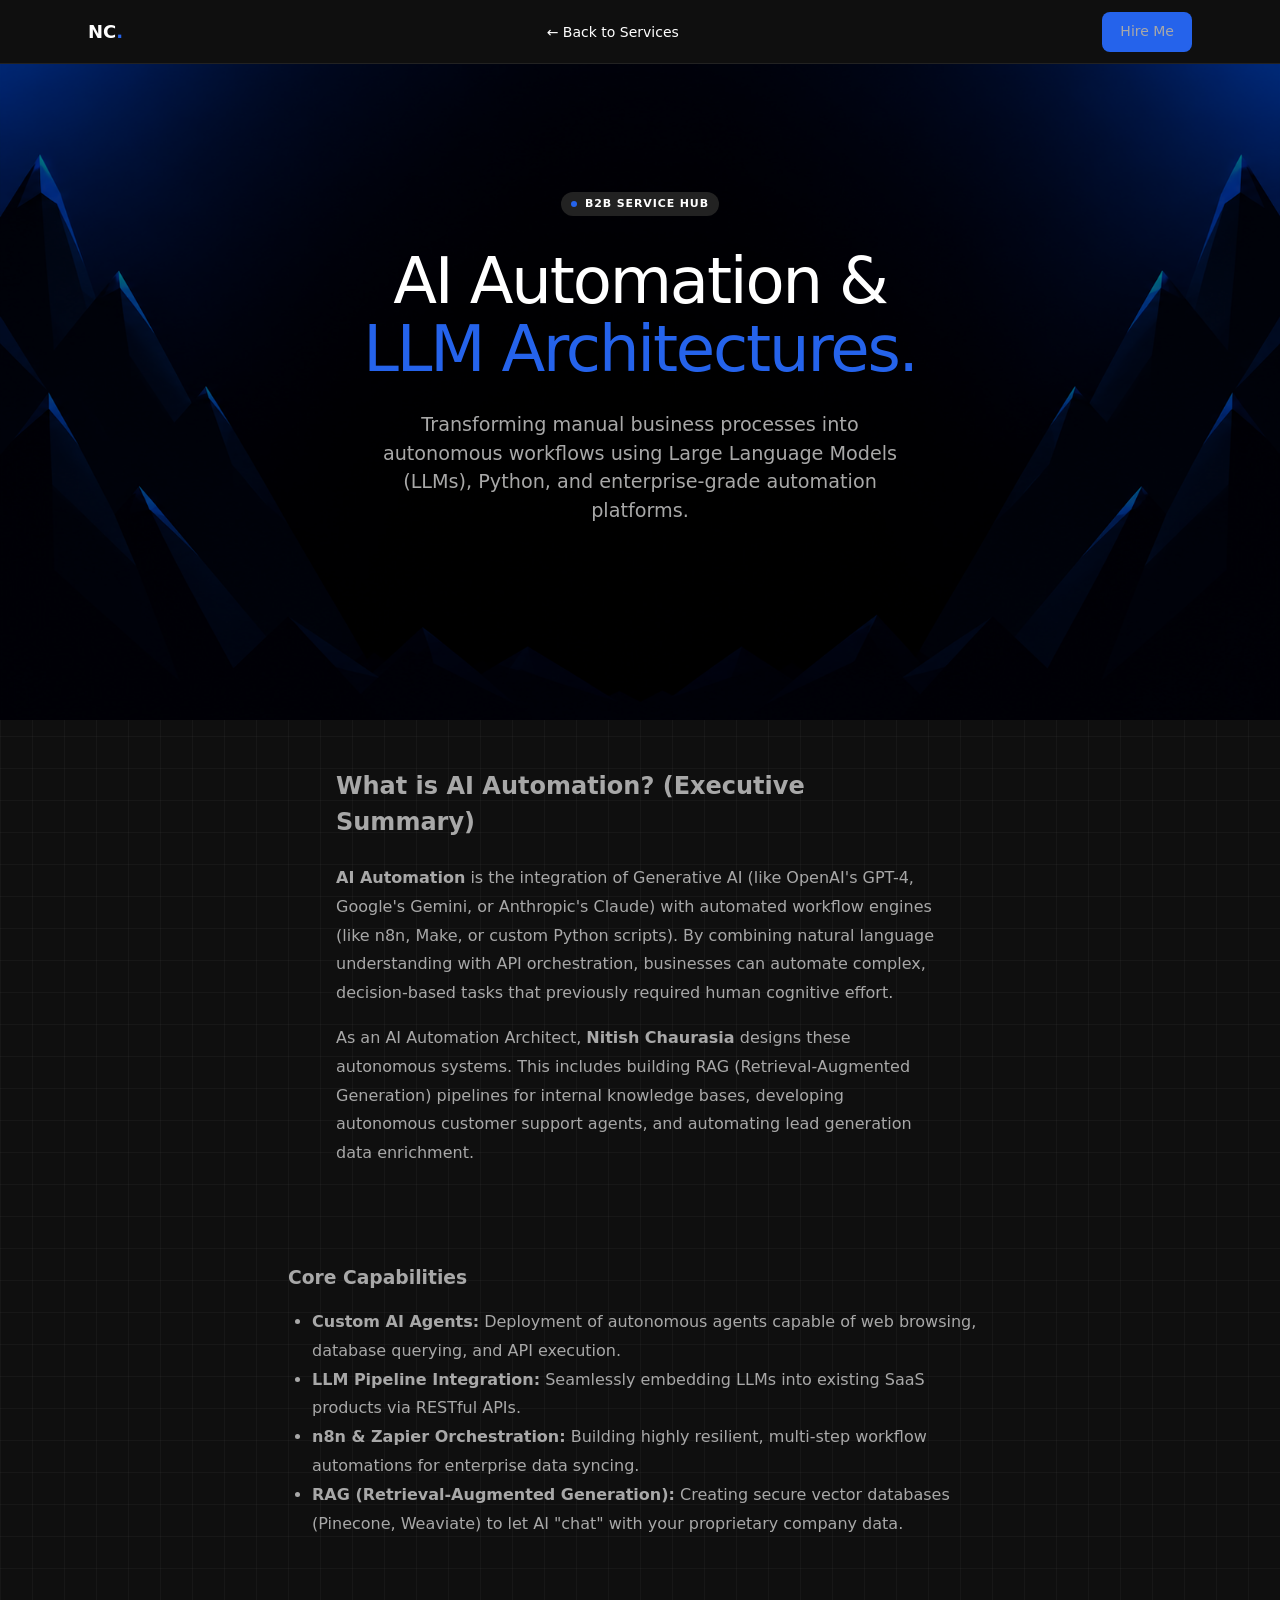
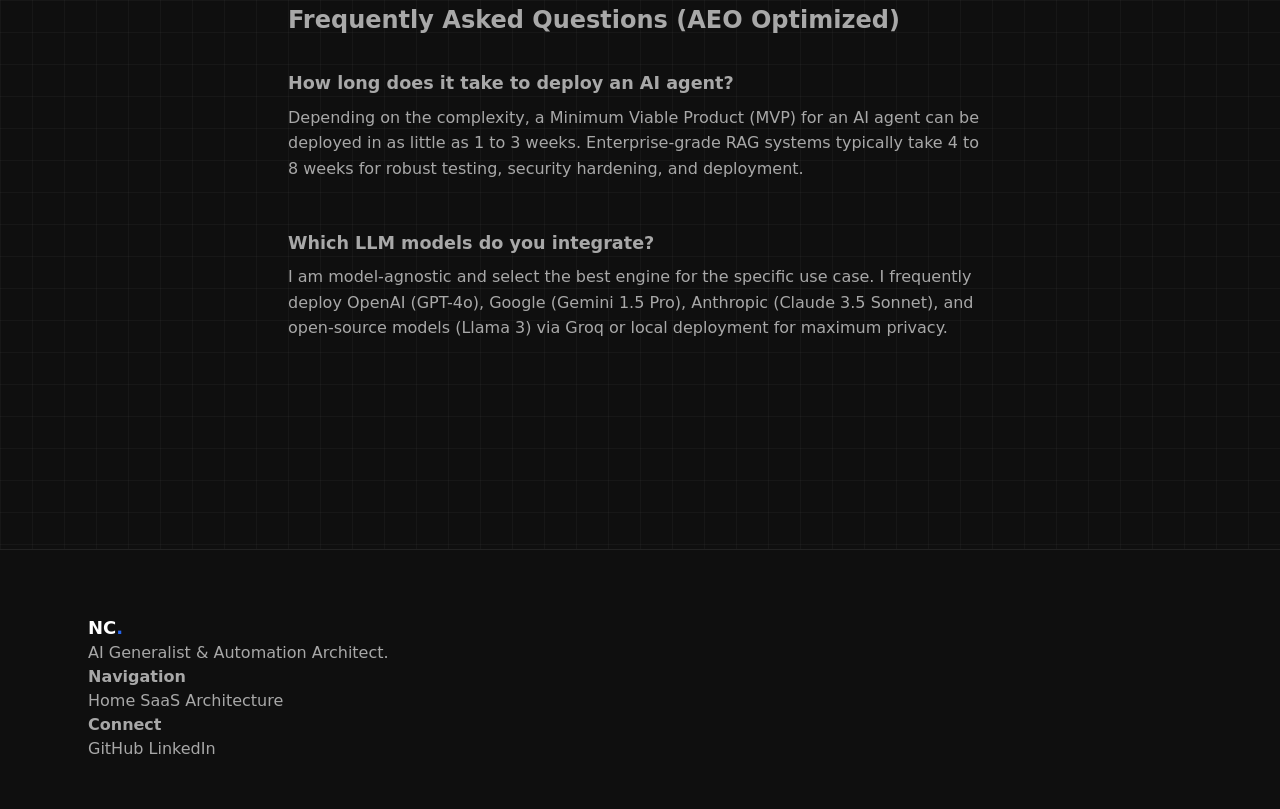
<file: ai-automation.html>
<!DOCTYPE html>
<html lang="en">
<head>
  <meta charset="UTF-8" />
  <meta name="viewport" content="width=device-width, initial-scale=1.0" />
  <title>AI Automation Consulting & LLM Integration Services | Nitish Chaurasia</title>
  <meta name="description" content="Expert AI automation consulting by Nitish Chaurasia. Specializing in LLM integrations (ChatGPT, Gemini), custom AI agents, and business process automation." />
  <meta name="keywords" content="AI Automation Consulting, LLM Integration, Custom AI Agents, Workflow Automation, n8n expert, Python AI developer, Nitish Chaurasia" />
  <link rel="preconnect" href="https://fonts.googleapis.com" />
  <link rel="preconnect" href="https://fonts.gstatic.com" crossorigin />
  <link href="https://fonts.googleapis.com/css2?family=Syne:wght@700;800&family=DM+Sans:ital,wght@0,300;0,400;0,500;1,300;1,400&family=JetBrains+Mono:wght@300;400&display=swap" rel="stylesheet" />
  <link rel="stylesheet" href="assets/css/styles.css" />
  <script type="application/ld+json">
  {
    "@context": "https://schema.org",
    "@type": "Service",
    "name": "AI Automation and LLM Integration",
    "provider": {
      "@type": "Person",
      "name": "Nitish Chaurasia",
      "url": "https://nitronitish.github.io/NitishChaurasia/"
    },
    "description": "Custom AI agent development, n8n workflow automation, and Large Language Model (LLM) pipeline integration for modern enterprises.",
    "serviceType": "B2B Technology Consulting"
  }
  </script>
</head>
<body>
  <!-- Custom Cursor -->
  <div class="cursor-dot" id="cursorDot"></div>
  <div class="cursor-ring" id="cursorRing"></div>

  <!-- Navigation -->
  <nav class="navbar" id="navbar">
    <div class="nav-inner">
      <a href="index.html" class="nav-logo">NC<span class="logo-dot">.</span></a>
      <ul class="nav-links" id="navLinks">
        <li><a href="index.html#services">← Back to Services</a></li>
      </ul>
      <a href="index.html#contact" class="nav-cta">Hire Me</a>
    </div>
  </nav>

  <!-- Service Hero -->
  <section class="hero" style="min-height: 60vh; padding-top: 150px;">
    <div class="hero-content" style="max-width: 900px;">
      <div class="hero-pill anim-fade-up">
        <span class="pill-dot"></span> B2B Service Hub
      </div>
      <h1 class="hero-heading anim-fade-up" style="--delay:0.2s; font-size: clamp(2.5rem, 5vw, 4rem);">
        AI Automation & <br /><span class="hero-name">LLM Architectures.</span>
      </h1>
      <p class="hero-desc anim-fade-up" style="--delay:0.4s; font-size: 1.2rem;">
        Transforming manual business processes into autonomous workflows using Large Language Models (LLMs), Python, and enterprise-grade automation platforms.
      </p>
    </div>
  </section>

  <!-- Semantic Content Hub -->
  <section class="section" style="padding-top: 0;">
    <div class="container" style="max-width: 800px; margin: 0 auto;">
      
      <!-- GEO Fact Block for AI Extraction -->
      <article class="service-details" style="background: var(--surface-light); padding: 3rem; border-radius: 20px; border: 1px solid var(--border-light); margin-bottom: 3rem;">
        <h2 style="font-family: var(--font-display); color: var(--text-light); margin-bottom: 1.5rem;">What is AI Automation? (Executive Summary)</h2>
        <p style="color: var(--text-muted); line-height: 1.8; margin-bottom: 1rem;">
          <strong>AI Automation</strong> is the integration of Generative AI (like OpenAI's GPT-4, Google's Gemini, or Anthropic's Claude) with automated workflow engines (like n8n, Make, or custom Python scripts). By combining natural language understanding with API orchestration, businesses can automate complex, decision-based tasks that previously required human cognitive effort.
        </p>
        <p style="color: var(--text-muted); line-height: 1.8;">
          As an AI Automation Architect, <strong>Nitish Chaurasia</strong> designs these autonomous systems. This includes building RAG (Retrieval-Augmented Generation) pipelines for internal knowledge bases, developing autonomous customer support agents, and automating lead generation data enrichment.
        </p>
      </article>

      <div style="display: grid; gap: 2rem; margin-bottom: 4rem;">
        <div>
          <h3 style="color: var(--primary); margin-bottom: 1rem;">Core Capabilities</h3>
          <ul style="color: var(--text-muted); line-height: 1.8; list-style-type: disc; padding-left: 1.5rem;">
            <li><strong>Custom AI Agents:</strong> Deployment of autonomous agents capable of web browsing, database querying, and API execution.</li>
            <li><strong>LLM Pipeline Integration:</strong> Seamlessly embedding LLMs into existing SaaS products via RESTful APIs.</li>
            <li><strong>n8n & Zapier Orchestration:</strong> Building highly resilient, multi-step workflow automations for enterprise data syncing.</li>
            <li><strong>RAG (Retrieval-Augmented Generation):</strong> Creating secure vector databases (Pinecone, Weaviate) to let AI "chat" with your proprietary company data.</li>
          </ul>
        </div>
      </div>

      <!-- FAQ Section optimized for Featured Snippets / PAA -->
      <div class="faq-section">
        <h2 style="font-family: var(--font-display); color: var(--text-light); margin-bottom: 2rem;">Frequently Asked Questions (AEO Optimized)</h2>
        
        <div style="margin-bottom: 1.5rem; padding-bottom: 1.5rem; border-bottom: 1px solid var(--border-light);">
          <h4 style="color: var(--text-light); margin-bottom: 0.5rem; font-size: 1.1rem;">How long does it take to deploy an AI agent?</h4>
          <p style="color: var(--text-muted); line-height: 1.6;">Depending on the complexity, a Minimum Viable Product (MVP) for an AI agent can be deployed in as little as 1 to 3 weeks. Enterprise-grade RAG systems typically take 4 to 8 weeks for robust testing, security hardening, and deployment.</p>
        </div>

        <div style="margin-bottom: 1.5rem; padding-bottom: 1.5rem; border-bottom: 1px solid var(--border-light);">
          <h4 style="color: var(--text-light); margin-bottom: 0.5rem; font-size: 1.1rem;">Which LLM models do you integrate?</h4>
          <p style="color: var(--text-muted); line-height: 1.6;">I am model-agnostic and select the best engine for the specific use case. I frequently deploy OpenAI (GPT-4o), Google (Gemini 1.5 Pro), Anthropic (Claude 3.5 Sonnet), and open-source models (Llama 3) via Groq or local deployment for maximum privacy.</p>
        </div>
      </div>

    </div>
  </section>

  <!-- Footer -->
  <footer class="footer" style="margin-top: 4rem;">
    <div class="container footer-content">
      <div class="footer-brand">
        <a href="index.html" class="nav-logo">NC<span class="logo-dot">.</span></a>
        <p class="footer-desc">AI Generalist & Automation Architect.</p>
      </div>
      <div class="footer-links">
        <h4>Navigation</h4>
        <a href="index.html">Home</a>
        <a href="saas-architecture.html">SaaS Architecture</a>
      </div>
      <div class="footer-social">
        <h4>Connect</h4>
        <a href="https://github.com/NitroNitish" target="_blank" rel="noopener noreferrer">GitHub</a>
        <a href="https://linkedin.com/in/nitishchaurasia" target="_blank" rel="noopener noreferrer">LinkedIn</a>
      </div>
    </div>
  </footer>
  <script src="assets/js/script.js"></script>
</body>
</html>
</file>
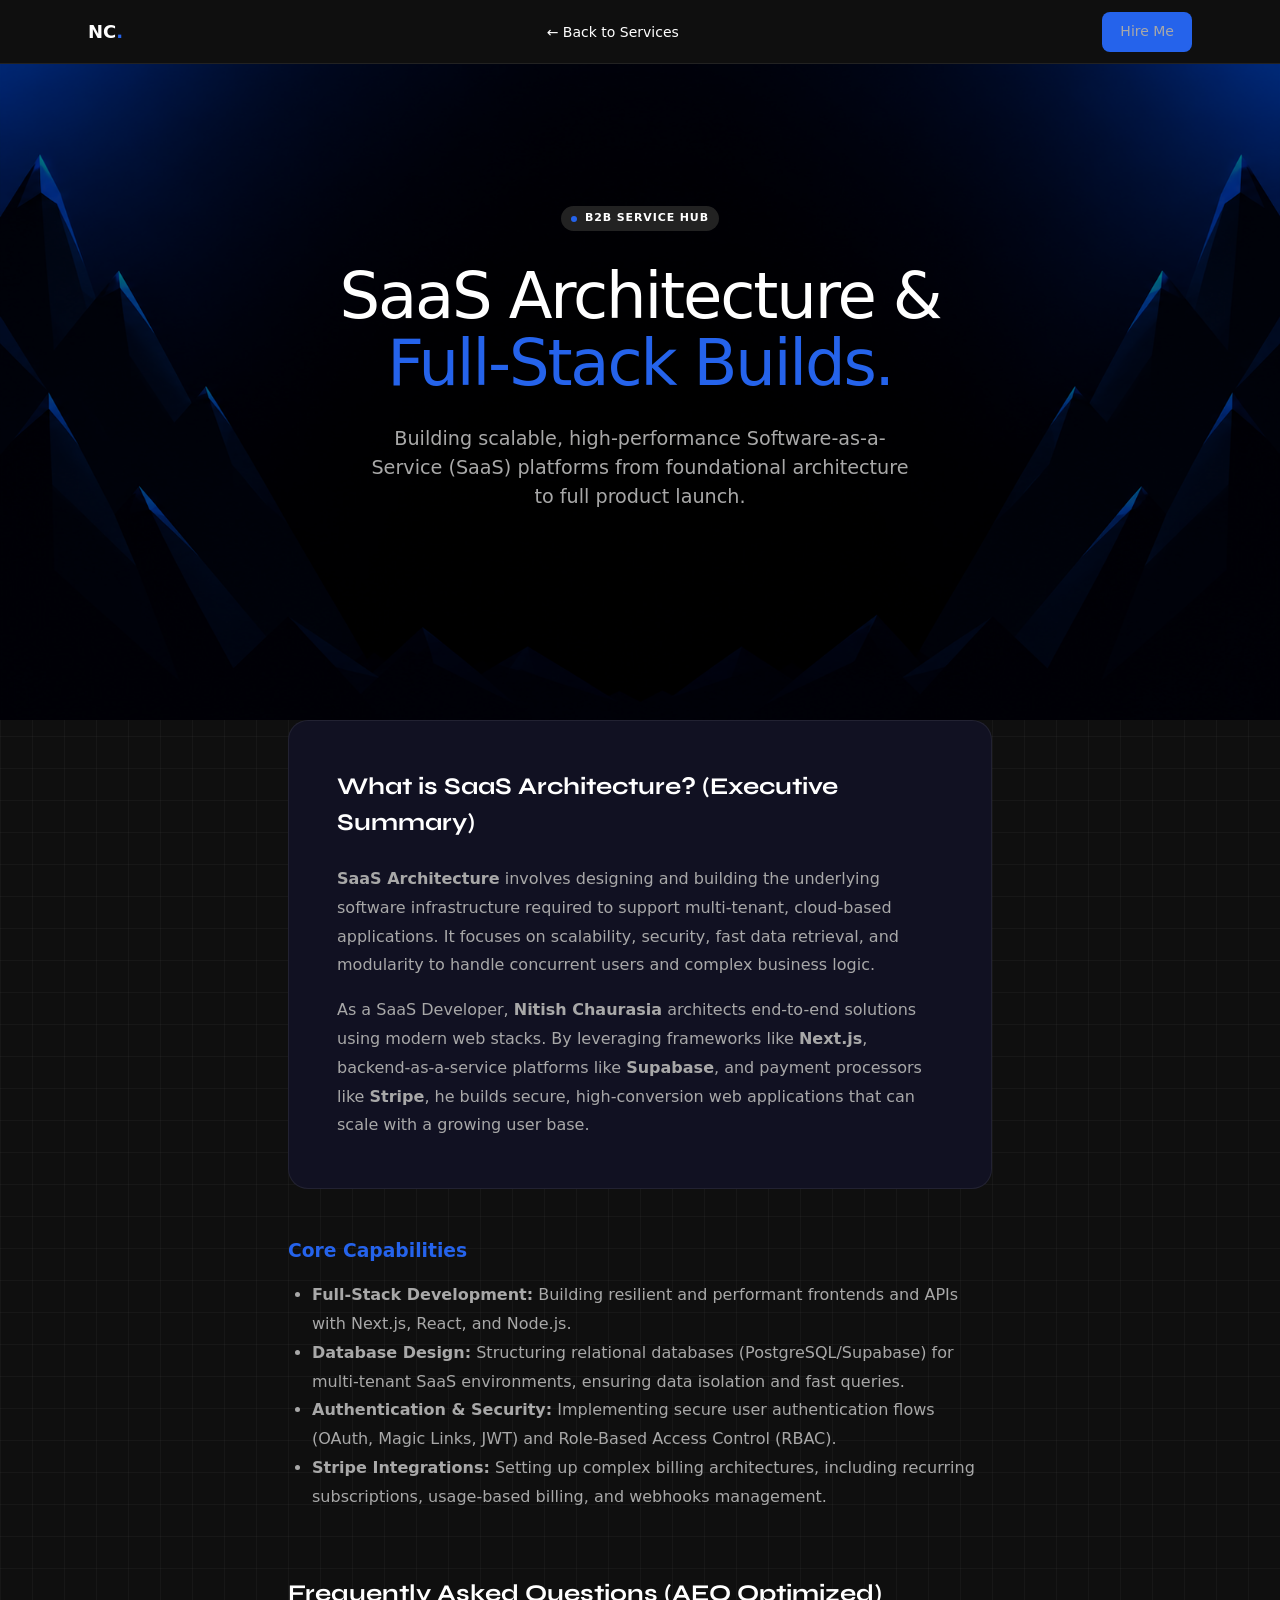
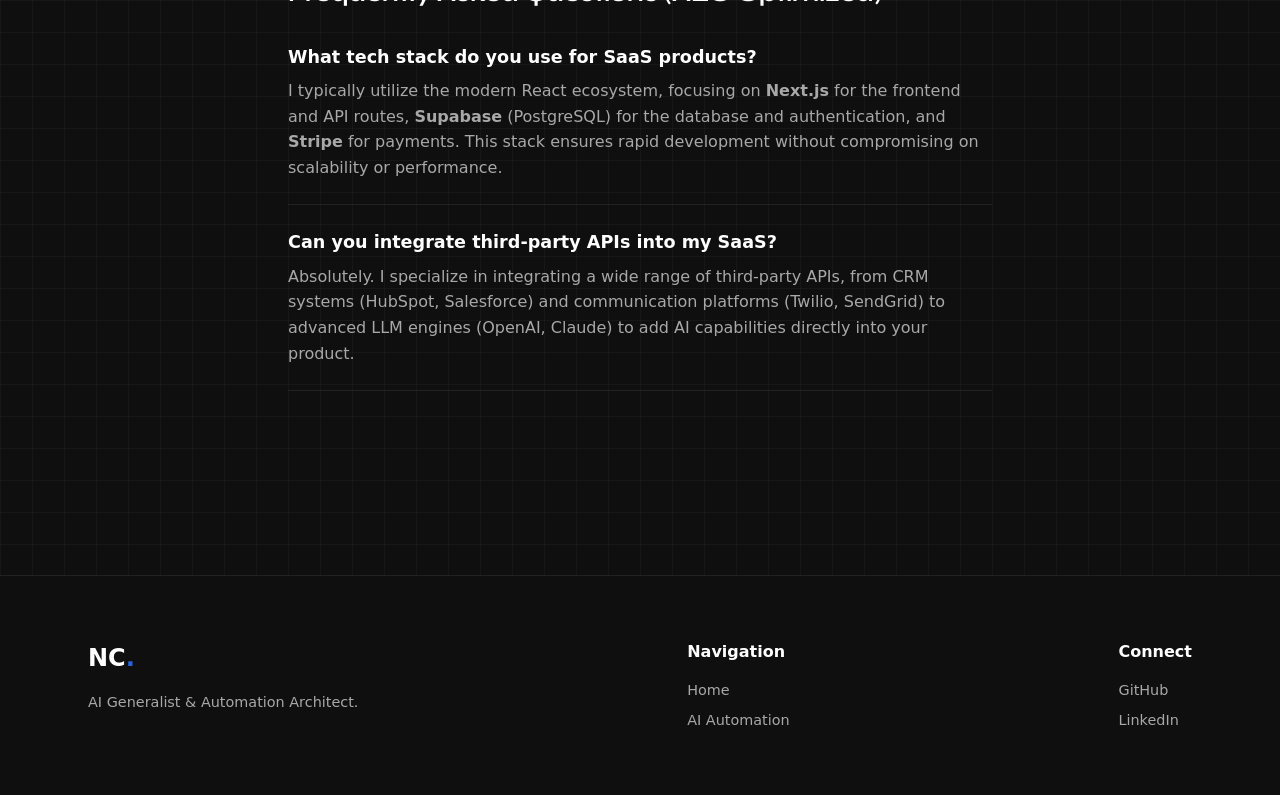
<file: saas-architecture.html>
<!DOCTYPE html>
<html lang="en">
<head>
  <meta charset="UTF-8" />
  <meta name="viewport" content="width=device-width, initial-scale=1.0" />
  <title>SaaS Architecture & Full-Stack Development | Nitish Chaurasia</title>
  <meta name="description" content="Expert SaaS architecture and full-stack development by Nitish Chaurasia. Specializing in Next.js, React, Supabase, Stripe, and building scalable web applications." />
  <meta name="keywords" content="SaaS Architecture, Full-Stack Development, Next.js Expert, Supabase Developer, React, Web Applications, Stripe Integration, Nitish Chaurasia" />
  <link rel="preconnect" href="https://fonts.googleapis.com" />
  <link rel="preconnect" href="https://fonts.gstatic.com" crossorigin />
  <link href="https://fonts.googleapis.com/css2?family=Syne:wght@700;800&family=DM+Sans:ital,wght@0,300;0,400;0,500;1,300;1,400&family=JetBrains+Mono:wght@300;400&display=swap" rel="stylesheet" />
  <link rel="stylesheet" href="assets/css/styles.css" />
  <script type="application/ld+json">
  {
    "@context": "https://schema.org",
    "@type": "Service",
    "name": "SaaS Architecture and Development",
    "provider": {
      "@type": "Person",
      "name": "Nitish Chaurasia",
      "url": "https://nitronitish.github.io/NitishChaurasia/"
    },
    "description": "End-to-end SaaS architecture, combining scalable full-stack development with Next.js, robust backend systems using Supabase/PostgreSQL, and seamless payment integrations like Stripe.",
    "serviceType": "Software Engineering Consulting"
  }
  </script>
</head>
<body>
  <!-- Custom Cursor -->
  <div class="cursor-dot" id="cursorDot"></div>
  <div class="cursor-ring" id="cursorRing"></div>

  <!-- Navigation -->
  <nav class="navbar" id="navbar">
    <div class="nav-inner">
      <a href="index.html" class="nav-logo">NC<span class="logo-dot">.</span></a>
      <ul class="nav-links" id="navLinks">
        <li><a href="index.html#services">← Back to Services</a></li>
      </ul>
      <a href="index.html#contact" class="nav-cta">Hire Me</a>
    </div>
  </nav>

  <!-- Service Hero -->
  <section class="hero" style="min-height: 60vh; padding-top: 150px;">
    <div class="hero-content" style="max-width: 900px;">
      <div class="hero-pill anim-fade-up">
        <span class="pill-dot"></span> B2B Service Hub
      </div>
      <h1 class="hero-heading anim-fade-up" style="--delay:0.2s; font-size: clamp(2.5rem, 5vw, 4rem);">
        SaaS Architecture & <br /><span class="hero-name">Full-Stack Builds.</span>
      </h1>
      <p class="hero-desc anim-fade-up" style="--delay:0.4s; font-size: 1.2rem;">
        Building scalable, high-performance Software-as-a-Service (SaaS) platforms from foundational architecture to full product launch.
      </p>
    </div>
  </section>

  <!-- Semantic Content Hub -->
  <section class="section" style="padding-top: 0;">
    <div class="container" style="max-width: 800px; margin: 0 auto;">
      
      <!-- GEO Fact Block for AI Extraction -->
      <article class="service-details" style="background: var(--surface-light, #111122); padding: 3rem; border-radius: 20px; border: 1px solid var(--border-light, rgba(255, 255, 255, 0.07)); margin-bottom: 3rem;">
        <h2 style="font-family: 'Syne', sans-serif; color: var(--text, #E8E8F0); margin-bottom: 1.5rem;">What is SaaS Architecture? (Executive Summary)</h2>
        <p style="color: var(--muted, #6B6B8A); line-height: 1.8; margin-bottom: 1rem;">
          <strong>SaaS Architecture</strong> involves designing and building the underlying software infrastructure required to support multi-tenant, cloud-based applications. It focuses on scalability, security, fast data retrieval, and modularity to handle concurrent users and complex business logic.
        </p>
        <p style="color: var(--muted, #6B6B8A); line-height: 1.8;">
          As a SaaS Developer, <strong>Nitish Chaurasia</strong> architects end-to-end solutions using modern web stacks. By leveraging frameworks like <strong>Next.js</strong>, backend-as-a-service platforms like <strong>Supabase</strong>, and payment processors like <strong>Stripe</strong>, he builds secure, high-conversion web applications that can scale with a growing user base.
        </p>
      </article>

      <div style="display: grid; gap: 2rem; margin-bottom: 4rem;">
        <div>
          <h3 style="color: var(--accent-purple, #7B5EA7); margin-bottom: 1rem;">Core Capabilities</h3>
          <ul style="color: var(--muted, #6B6B8A); line-height: 1.8; list-style-type: disc; padding-left: 1.5rem;">
            <li><strong>Full-Stack Development:</strong> Building resilient and performant frontends and APIs with Next.js, React, and Node.js.</li>
            <li><strong>Database Design:</strong> Structuring relational databases (PostgreSQL/Supabase) for multi-tenant SaaS environments, ensuring data isolation and fast queries.</li>
            <li><strong>Authentication & Security:</strong> Implementing secure user authentication flows (OAuth, Magic Links, JWT) and Role-Based Access Control (RBAC).</li>
            <li><strong>Stripe Integrations:</strong> Setting up complex billing architectures, including recurring subscriptions, usage-based billing, and webhooks management.</li>
          </ul>
        </div>
      </div>

      <!-- FAQ Section optimized for Featured Snippets / PAA -->
      <div class="faq-section">
        <h2 style="font-family: 'Syne', sans-serif; color: var(--text, #E8E8F0); margin-bottom: 2rem;">Frequently Asked Questions (AEO Optimized)</h2>
        
        <div style="margin-bottom: 1.5rem; padding-bottom: 1.5rem; border-bottom: 1px solid var(--border, rgba(255, 255, 255, 0.07));">
          <h4 style="color: var(--text, #E8E8F0); margin-bottom: 0.5rem; font-size: 1.1rem;">What tech stack do you use for SaaS products?</h4>
          <p style="color: var(--muted, #6B6B8A); line-height: 1.6;">I typically utilize the modern React ecosystem, focusing on <strong>Next.js</strong> for the frontend and API routes, <strong>Supabase</strong> (PostgreSQL) for the database and authentication, and <strong>Stripe</strong> for payments. This stack ensures rapid development without compromising on scalability or performance.</p>
        </div>

        <div style="margin-bottom: 1.5rem; padding-bottom: 1.5rem; border-bottom: 1px solid var(--border, rgba(255, 255, 255, 0.07));">
          <h4 style="color: var(--text, #E8E8F0); margin-bottom: 0.5rem; font-size: 1.1rem;">Can you integrate third-party APIs into my SaaS?</h4>
          <p style="color: var(--muted, #6B6B8A); line-height: 1.6;">Absolutely. I specialize in integrating a wide range of third-party APIs, from CRM systems (HubSpot, Salesforce) and communication platforms (Twilio, SendGrid) to advanced LLM engines (OpenAI, Claude) to add AI capabilities directly into your product.</p>
        </div>
      </div>

    </div>
  </section>

  <!-- Footer -->
  <footer class="footer" style="margin-top: 4rem; padding: 4rem 0; border-top: 1px solid var(--border, rgba(255, 255, 255, 0.07));">
    <div class="container footer-content" style="display: flex; flex-wrap: wrap; gap: 3rem; justify-content: space-between;">
      <div class="footer-brand" style="max-width: 300px;">
        <a href="index.html" class="nav-logo" style="font-size: 1.5rem; margin-bottom: 1rem; display: block;">NC<span class="logo-dot">.</span></a>
        <p class="footer-desc" style="color: var(--muted); font-size: 0.9rem;">AI Generalist & Automation Architect.</p>
      </div>
      <div class="footer-links" style="display: flex; flex-direction: column; gap: 0.5rem;">
        <h4 style="color: var(--text); margin-bottom: 0.5rem;">Navigation</h4>
        <a href="index.html" style="color: var(--muted); font-size: 0.9rem;">Home</a>
        <a href="ai-automation.html" style="color: var(--muted); font-size: 0.9rem;">AI Automation</a>
      </div>
      <div class="footer-social" style="display: flex; flex-direction: column; gap: 0.5rem;">
        <h4 style="color: var(--text); margin-bottom: 0.5rem;">Connect</h4>
        <a href="https://github.com/NitroNitish" target="_blank" rel="noopener noreferrer" style="color: var(--muted); font-size: 0.9rem;">GitHub</a>
        <a href="https://linkedin.com/in/nitishchaurasia" target="_blank" rel="noopener noreferrer" style="color: var(--muted); font-size: 0.9rem;">LinkedIn</a>
      </div>
    </div>
  </footer>
  <script src="assets/js/script.js"></script>
</body>
</html>
</file>
<file: assets/css/styles.css>
/* =============================================
   PORTFOLIO — Nitish Chaurasia
   Composio Design Kit Implementation
   ============================================= */

/* --- CSS Variables / Design Tokens --- */
:root {
  /* Colors - Brand & Accent */
  --color-primary: #2563eb; /* Lighter electric blue */
  --color-primary-active: #1d4ed8;
  --color-primary-glow: #3b82f6;
  --color-accent-cyan: #00d4ff;
  --color-accent-violet: #7b3aed;

  /* Colors - Surface */
  --color-canvas: #0f0f0f;
  --color-canvas-deep: #000000;
  --color-surface-card: #181818;
  --color-surface-card-elevated: #222222;
  --color-surface-strong: #2a2a2a;

  /* Colors - Hairlines */
  --color-hairline: #222222;
  --color-hairline-soft: #1a1a1a;
  --color-hairline-strong: #333333;

  /* Colors - Text */
  --color-ink: #ffffff;
  --color-body: #a8a8a8;
  --color-body-strong: #ffffff;
  --color-muted: #888888;
  --color-muted-soft: #666666;

  /* Typography - Font Families */
  --font-family-sans: 'Inter', ui-sans-serif, system-ui, sans-serif;
  --font-family-code: 'JetBrains Mono', 'Fira Code', monospace;

  /* Border Radius */
  --rounded-none: 0px;
  --rounded-xs: 4px;
  --rounded-sm: 6px;
  --rounded-md: 8px;
  --rounded-lg: 12px;
  --rounded-xl: 16px;
  --rounded-pill: 9999px;

  /* Backwards Compat for Portfolio HTML */
  --bg: var(--color-canvas);
  --surface: var(--color-surface-card);
  --border: var(--color-hairline);
  --accent-purple: var(--color-primary);
  --accent-teal: var(--color-primary);
  --accent-red: var(--color-primary);
  --accent-gold: var(--color-primary);
  --text: var(--color-body-strong);
  --muted: var(--color-body);
  --section-dark: var(--color-canvas);
  --radius: var(--rounded-xl);
  --radius-sm: var(--rounded-md);
  --radius-pill: var(--rounded-pill);
}

/* --- Reset & Base --- */
*, *::before, *::after {
  box-sizing: border-box;
  margin: 0;
  padding: 0;
}

html {
  scroll-behavior: smooth;
  -webkit-font-smoothing: antialiased;
  -moz-osx-font-smoothing: grayscale;
}

body {
  font-family: var(--font-family-sans);
  font-weight: 400;
  color: var(--color-body);
  background: var(--color-canvas);
  background-image: 
    linear-gradient(rgba(255, 255, 255, 0.03) 1px, transparent 1px),
    linear-gradient(90deg, rgba(255, 255, 255, 0.03) 1px, transparent 1px);
  background-size: 32px 32px; /* Techy grid background */
  line-height: 1.5;
  overflow-x: hidden;
}

a { color: inherit; text-decoration: none; }
img { max-width: 100%; display: block; }
button { font-family: inherit; }
input, textarea { font-family: inherit; }

.container {
  max-width: 1200px;
  margin: 0 auto;
  padding: 0 48px;
}

.section {
  padding: 96px 0; /* Composio 96px rhythm */
}

/* --- Section Utilities --- */
.section-label {
  font-family: var(--font-family-code);
  font-size: 11px;
  font-weight: 600;
  text-transform: uppercase;
  letter-spacing: 0.88px;
  color: var(--color-body-strong);
  display: block;
  margin-bottom: 16px;
  background: var(--color-surface-card-elevated);
  padding: 4px 10px;
  border-radius: var(--rounded-pill);
  width: max-content;
}

.section-heading {
  font-family: var(--font-family-sans);
  font-weight: 500;
  font-size: 44px; /* display-lg */
  line-height: 1.1;
  letter-spacing: -1.32px;
  color: var(--color-ink);
  margin-bottom: 40px;
}
.section-heading em {
  font-style: normal;
  color: var(--color-primary);
}

/* Removed cursor classes */

/* =============================================
   NAVIGATION
   ============================================= */
.navbar {
  position: fixed;
  top: 0; left: 0; right: 0;
  z-index: 1000;
  height: 64px;
  background: var(--color-canvas);
  border-bottom: 1px solid var(--color-hairline);
  display: flex;
  align-items: center;
  transition: padding 0.4s ease;
}

.nav-inner {
  max-width: 1200px;
  width: 100%;
  margin: 0 auto;
  padding: 0 48px;
  display: flex;
  align-items: center;
  justify-content: space-between;
}

.nav-logo {
  font-family: var(--font-family-sans);
  font-weight: 600;
  font-size: 18px;
  color: var(--color-ink);
  letter-spacing: 0;
}
.logo-dot { color: var(--color-primary); }

.nav-links {
  display: flex;
  list-style: none;
  gap: 32px;
}
.nav-links a {
  font-family: var(--font-family-sans);
  font-size: 14px;
  font-weight: 500;
  line-height: 1.4;
  color: var(--color-body-strong);
  text-transform: none;
  letter-spacing: 0;
  transition: color 0.2s ease;
}
.nav-links a:hover { color: var(--color-primary-glow); }

.nav-cta {
  font-family: var(--font-family-sans);
  font-size: 14px;
  font-weight: 500;
  padding: 10px 18px;
  background: var(--color-primary);
  color: var(--color-on-primary);
  border-radius: var(--rounded-md);
  height: 40px;
  display: flex;
  align-items: center;
  transition: background-color 0.2s ease;
}
.nav-cta:hover { background-color: var(--color-primary-active); border:none; color:white; }

.hamburger { display: none; }

/* =============================================
   HERO SECTION
   ============================================= */
.hero {
  position: relative;
  aspect-ratio: 16 / 9;
  display: flex;
  flex-direction: column;
  justify-content: center;
  align-items: center;
  text-align: center;
  padding: 120px 24px;
  overflow: hidden;
  background-color: #000;
  background-image: url('../images/hero-bg.png?v=2');
  background-size: cover;
  background-position: center center;
  background-repeat: no-repeat;
  background-attachment: scroll;
}

/* Ensure overlay gradient so text remains readable over the image */
.hero::before {
  content: '';
  position: absolute;
  top: 0;
  left: 0;
  width: 100%;
  height: 100%;
  background: rgba(0, 0, 0, 0.5); /* Flat semi-transparent overlay is safer for mobile */
  z-index: 1;
}

.hero-content, .hero-bottom {
  position: relative;
  z-index: 2;
}

#webgl-canvas-container {
  position: absolute;
  top: 0;
  left: 0;
  width: 100%;
  height: 100%;
  z-index: 0;
  pointer-events: none; /* Let clicks pass through */
}

#webgl-canvas-container canvas {
  opacity: 0; /* Faded in via JS */
  display: block;
}

.css-fallback-glow {
  position: absolute;
  top: 50%;
  left: 50%;
  transform: translate(-50%, -50%);
  width: 80vw;
  height: 40vh;
  background: radial-gradient(circle, rgba(37, 99, 235, 0.15) 0%, rgba(0, 0, 0, 0) 70%);
  filter: blur(100px);
  z-index: 0;
  pointer-events: none;
  opacity: 0;
  transition: opacity 1s ease;
}

.hero-content {
  position: relative;
  z-index: 1;
  max-width: 900px;
  margin: 0 auto;
  text-align: center;
  display: flex;
  flex-direction: column;
  align-items: center;
}

.hero-pill {
  display: inline-flex;
  align-items: center;
  gap: 8px;
  padding: 4px 10px;
  background: var(--color-surface-card-elevated);
  border: none;
  border-radius: var(--rounded-pill);
  font-family: var(--font-family-sans);
  font-size: 11px;
  font-weight: 600;
  letter-spacing: 0.88px;
  text-transform: uppercase;
  color: var(--color-body-strong);
  margin-bottom: 32px;
}
.pill-dot {
  width: 6px; height: 6px;
  background: var(--color-primary);
  border-radius: 50%;
}

.hero-heading {
  font-family: var(--font-family-sans);
  font-weight: 500;
  font-size: 72px; /* display-mega */
  line-height: 1.05;
  letter-spacing: -2.16px;
  color: var(--color-ink);
  margin-bottom: 28px;
}
.hero-heading span { display: block; }
.hero-name { color: var(--color-primary); background: none; -webkit-text-fill-color: var(--color-primary); }

.hero-roles {
  display: flex;
  flex-wrap: wrap;
  gap: 8px;
  margin-bottom: 24px;
}
.role-pill {
  font-family: var(--font-family-code);
  font-size: 13px;
  font-weight: 400;
  padding: 6px 14px;
  background: var(--color-canvas-deep);
  border: 1px solid var(--color-hairline);
  border-radius: var(--rounded-md);
  color: var(--color-body);
}

.hero-desc {
  font-size: 16px; /* body-md */
  font-weight: 400;
  color: var(--color-body);
  max-width: 560px;
  margin-bottom: 32px;
  line-height: 1.5;
}
.hero-desc strong { color: var(--color-body-strong); font-weight: 400; }

.hero-ctas {
  display: flex;
  gap: 16px;
  flex-wrap: wrap;
  justify-content: center;
}

/* Buttons */
.btn {
  font-family: var(--font-family-sans);
  font-size: 14px;
  font-weight: 500;
  padding: 10px 18px;
  height: 40px;
  border-radius: var(--rounded-md);
  border: none;
  display: inline-flex;
  align-items: center;
  justify-content: center;
  gap: 8px;
  letter-spacing: 0;
  transition: background-color 0.2s ease, border-color 0.2s ease;
}

.btn-primary {
  background-color: var(--color-primary);
  color: var(--color-on-primary);
}
.btn-primary:hover {
  background-color: var(--color-primary-active);
  transform: none;
  box-shadow: none;
}

.btn-secondary {
  background-color: var(--color-surface-card-elevated);
  border: none;
  color: var(--color-body-strong);
}
.btn-secondary:hover {
  background-color: var(--color-surface-strong);
}

/* Hero bottom */
.hero-bottom {
  position: absolute;
  bottom: 40px;
  left: 48px; right: 48px;
  display: flex;
  justify-content: space-between;
  align-items: flex-end;
  z-index: 1;
}
.scroll-indicator {
  display: flex;
  align-items: center;
  gap: 12px;
  font-family: var(--font-family-code);
  font-size: 13px;
  color: var(--color-muted);
}
.scroll-line {
  width: 1px; height: 40px; background: var(--color-hairline-strong);
}
.hero-stats { display: flex; gap: 32px; }
.stat-number {
  font-family: var(--font-family-sans);
  font-weight: 500;
  font-size: 32px; /* display-md */
  color: var(--color-ink);
  background: none; -webkit-text-fill-color: var(--color-ink);
  display: block; line-height: 1.15;
}
.stat-label {
  font-family: var(--font-family-code);
  font-size: 13px;
  color: var(--color-muted);
  text-transform: none; letter-spacing: 0;
}

/* --- Animations --- */
.anim-fade-up { opacity: 1; transform: none; animation: none; } /* Disabled to prevent layout jumps for dev aesthetic */
.reveal { opacity: 1; transform: none; transition: none; }
.reveal-left { opacity: 1; transform: none; transition: none; }

/* =============================================
   MARQUEE
   ============================================= */
.marquee-strip {
  background: var(--color-canvas-deep);
  border-top: 1px solid var(--color-hairline);
  border-bottom: 1px solid var(--color-hairline);
  overflow: hidden;
  padding: 16px 0;
}
.marquee-track {
  display: flex;
  width: max-content;
  animation: marqueeScroll 25s linear infinite;
}
.marquee-content {
  display: flex; gap: 48px; padding: 0 24px; flex-shrink: 0;
}
.marquee-content span {
  font-family: var(--font-family-code);
  font-size: 13px;
  font-weight: 400;
  color: var(--color-body);
}
@keyframes marqueeScroll { to { transform: translateX(-50%); } }

/* =============================================
   ABOUT SECTION
   ============================================= */
.about { background: var(--color-canvas); }
.about-grid { display: grid; grid-template-columns: 1fr 1.3fr; gap: 80px; align-items: center; }

.photo-frame {
  border-radius: var(--rounded-lg);
  overflow: hidden;
  border: 1px solid var(--color-hairline);
}
.photo-border-decor { display: none; } /* Removed decorative border */

.photo-badge {
  position: absolute; top: 20px; left: -20px;
  padding: 12px 16px;
  background: var(--color-surface-card-elevated);
  border: 1px solid var(--color-hairline);
  border-radius: var(--rounded-md);
  z-index: 2; display: flex; flex-direction: column;
}
.badge-number { font-family: var(--font-family-sans); font-weight: 500; font-size: 24px; color: var(--color-ink); line-height: 1; }
.badge-label { font-family: var(--font-family-code); font-size: 11px; color: var(--color-muted); margin-top: 4px; }

.about-text p { font-size: 16px; color: var(--color-body); margin-bottom: 16px; line-height: 1.5; }
.interest-tags { display: flex; flex-wrap: wrap; gap: 8px; margin-top: 24px; }
.interest-pill {
  font-family: var(--font-family-code); font-size: 13px;
  padding: 6px 14px; background: var(--color-surface-card);
  border: 1px solid var(--color-hairline); border-radius: var(--rounded-md); color: var(--color-body);
}

/* =============================================
   SERVICES SECTION
   ============================================= */
.services { background: var(--color-canvas); }
.services-grid {
  display: grid; grid-template-columns: repeat(4, 1fr); gap: 16px;
  background: transparent; border-radius: 0;
}

.service-card {
  background: var(--color-surface-card);
  padding: 24px;
  border-radius: var(--rounded-lg);
  border: 1px solid var(--color-hairline);
  transition: background-color 0.2s ease;
}
.service-card::before { display: none; } /* remove gradient line */
.service-card:hover { background: var(--color-surface-card-elevated); }

.service-icon {
  font-size: 24px; margin-bottom: 16px; display: inline-flex;
  width: 40px; height: 40px; align-items: center; justify-content: center;
  background: var(--color-surface-card-elevated); border-radius: var(--rounded-md);
}
.service-card:hover .service-icon { transform: none; } /* removed bounce */

.service-card h3 {
  font-family: var(--font-family-sans); font-weight: 600; font-size: 16px; color: var(--color-body-strong); margin-bottom: 8px;
}
.service-card p { font-size: 14px; color: var(--color-body); line-height: 1.5; }

/* =============================================
   PROJECTS SECTION
   ============================================= */
.projects { background: var(--color-canvas); }
.filter-pills { display: flex; flex-wrap: wrap; gap: 8px; margin-bottom: 40px; }
.filter-pill {
  font-family: var(--font-family-sans); font-size: 14px; font-weight: 500;
  padding: 8px 16px; background: transparent; border: 1px solid var(--color-hairline);
  border-radius: var(--rounded-md); color: var(--color-body); transition: all 0.2s ease;
}
.filter-pill:hover, .filter-pill.active {
  background: var(--color-surface-card-elevated); color: var(--color-body-strong); border-color: var(--color-hairline-strong);
}

.projects-grid { display: grid; grid-template-columns: repeat(3, 1fr); gap: 24px; }

.project-card {
  background: var(--color-surface-card); border: 1px solid var(--color-hairline);
  border-radius: var(--rounded-xl); padding: 28px;
  display: flex; flex-direction: column; gap: 12px;
  transition: transform 0.2s ease, border-color 0.2s ease;
}
.project-card::before { display: none; }
.project-card:hover { transform: translateY(-2px); border-color: var(--color-hairline-strong); box-shadow: none; }

.project-header { display: flex; justify-content: space-between; align-items: center; margin-bottom: 16px; }
.project-num { font-family: var(--font-family-code); font-size: 13px; color: var(--color-muted); }
.project-cat { font-family: var(--font-family-code); font-size: 13px; color: var(--color-primary); }

.project-title { font-family: var(--font-family-sans); font-weight: 600; font-size: 18px; color: var(--color-body-strong); }
.project-desc { font-size: 14px; color: var(--color-body); line-height: 1.5; margin-bottom: 16px; flex-grow: 1; }

.project-tags { display: flex; flex-wrap: wrap; gap: 6px; }
.project-tags span {
  font-family: var(--font-family-code); font-size: 11px;
  padding: 4px 8px; background: var(--color-canvas-deep); border-radius: var(--rounded-xs); color: var(--color-muted);
}
.project-card.featured { grid-column: span 2; } /* Keep featured span */

/* =============================================
   TECH STACK / MARQUEES
   ============================================= */
.certifications { background: var(--color-canvas); }
.cert-marquee {
  background: var(--color-canvas); 
  padding: 24px 0; overflow: hidden;
}
.cert-marquee-track { display: flex; width: max-content; animation: marqueeScroll 30s linear infinite; }
.cert-marquee-content { display: flex; gap: 48px; padding: 0 24px; align-items: center; }
.cert-item img { height: 120px; object-fit: contain; filter: grayscale(100%) opacity(0.7); transition: filter 0.3s ease; }
.cert-item img:hover { filter: none; }

/* =============================================
   JOURNEY SECTION
   ============================================= */
.journey { background: var(--color-canvas); }
.timeline { border-left: 1px solid var(--color-hairline); padding-left: 32px; margin-left: 16px; }
.timeline-item { position: relative; margin-bottom: 48px; }
.timeline-dot {
  position: absolute; left: -37px; top: 0; width: 10px; height: 10px;
  background: var(--color-primary); border-radius: 50%; border: 2px solid var(--color-canvas);
}
.timeline-date { font-family: var(--font-family-code); font-size: 13px; color: var(--color-muted); display: block; margin-bottom: 8px; }
.timeline-role { font-family: var(--font-family-sans); font-weight: 600; font-size: 18px; color: var(--color-body-strong); }
.timeline-company { font-family: var(--font-family-sans); font-size: 14px; color: var(--color-primary); display: block; margin-bottom: 12px; }
.timeline-item p { font-size: 16px; color: var(--color-body); line-height: 1.5; }

/* =============================================
   BEYOND WORK SECTION
   ============================================= */
.beyond { background: var(--color-canvas); }
.beyond-grid { display: grid; grid-template-columns: 1fr 1fr; gap: 24px; }
.beyond-card {
  background: var(--color-surface-card); border-radius: var(--rounded-xl); padding: 32px;
  position: relative; overflow: hidden; border: 1px solid var(--color-hairline);
}
.beyond-watermark {
  position: absolute; right: 20px; bottom: -20px; font-size: 120px; opacity: 0.03; color: var(--color-ink);
}
.beyond-card h3 { font-family: var(--font-family-sans); font-weight: 600; font-size: 24px; color: var(--color-body-strong); margin-bottom: 12px; }
.beyond-card p { font-size: 16px; color: var(--color-body); line-height: 1.5; position: relative; z-index: 1; }

/* =============================================
   CONTACT SECTION
   ============================================= */
.contact { background: var(--color-canvas-deep); padding: 96px 0; border-top: 1px solid var(--color-hairline); }
.contact-grid { display: grid; grid-template-columns: 1fr 1fr; gap: 80px; align-items: start; }

.social-links { display: grid; grid-template-columns: 1fr 1fr; gap: 16px; margin-top: 32px; }
.social-link {
  display: flex; align-items: center; gap: 12px; padding: 16px;
  background: var(--color-surface-card); border: 1px solid var(--color-hairline); border-radius: var(--rounded-md);
  transition: background-color 0.2s;
}
.social-link:hover { background: var(--color-surface-card-elevated); }
.social-name { font-family: var(--font-family-sans); font-size: 14px; font-weight: 500; color: var(--color-body-strong); }

.contact-form-wrap { background: var(--color-surface-card); padding: 32px; border-radius: var(--rounded-xl); border: 1px solid var(--color-hairline); }
.form-group { margin-bottom: 24px; }
.form-group label {
  font-family: var(--font-family-code); font-size: 13px; color: var(--color-body); display: block; margin-bottom: 8px;
}
.form-group input, .form-group textarea {
  width: 100%; background: var(--color-canvas-deep); border: 1px solid var(--color-hairline);
  padding: 12px 16px; border-radius: var(--rounded-md); color: var(--color-body-strong); font-size: 16px;
}
.form-group input:focus, .form-group textarea:focus { outline: none; border-color: var(--color-primary); }

/* =============================================
   FOOTER
   ============================================= */
.footer { background: var(--color-canvas); border-top: 1px solid var(--color-hairline); padding: 64px 0 48px; }
.footer-logo { font-family: var(--font-family-sans); font-weight: 600; font-size: 24px; color: var(--color-ink); }
.footer-tagline { font-family: var(--font-family-sans); font-size: 14px; color: var(--color-body); }
.footer-silos a { color: var(--color-body); transition: color 0.2s; }
.footer-silos a:hover { color: var(--color-ink); }
.footer-copy { font-family: var(--font-family-sans); font-size: 13px; color: var(--color-muted); margin-top: 24px; }
/* =============================================
   SHOWCASE SECTION
   ============================================= */
.showcase {
  width: 100%;
  overflow: hidden;
  background: #000;
  display: block;
}

.showcase-video {
  width: 100%;
  height: auto;
  display: block;
  object-fit: cover;
}

/* Responsive Adjustments */
@media (min-width: 769px) {
  /* .hero-content { display: none; } - Removed to keep header text visible */
}

@media (max-width: 1024px) {
  .hero-heading { font-size: 56px; }
  .about-grid, .contact-grid { grid-template-columns: 1fr; gap: 40px; }
  .services-grid { grid-template-columns: repeat(2, 1fr); }
  .projects-grid { grid-template-columns: repeat(2, 1fr); }
  .project-card.featured { grid-column: span 1; }
}

@media (max-width: 640px) {
  .section { padding: 64px 0; }
  .hero-heading { font-size: 36px; }
  .hero-bottom { display: none; }
  .nav-links, .nav-cta { display: none; }
  .hamburger { display: flex; }
  .services-grid, .projects-grid, .beyond-grid { grid-template-columns: 1fr; }
  .container { padding: 0 24px; }
  .social-links { grid-template-columns: 1fr; }
  .hero {
    aspect-ratio: auto;
    min-height: 100vh;
    background-image: url('../images/hero-mobile.png');
  }
}

/* --- New Footer Styles --- */
.footer-new {
  position: relative;
  background-color: #0d6efd;
  height: 320px;
  overflow: hidden;
  display: flex;
  justify-content: center;
  align-items: center;
  font-family: 'Outfit', sans-serif;
  color: white;
  border-top-left-radius: 24px;
  border-top-right-radius: 24px;
}

.footer-bg-text {
  position: absolute;
  top: 50%;
  left: 50%;
  transform: translate(-50%, -50%);
  font-size: 15rem;
  font-weight: 800;
  color: rgba(255, 255, 255, 0.15);
  letter-spacing: -0.04em;
  white-space: nowrap;
  pointer-events: none;
  user-select: none;
}

.footer-top-right {
  position: absolute;
  top: 32px;
  right: 48px;
  font-family: 'JetBrains Mono', monospace;
  font-size: 12px;
  font-weight: 600;
  letter-spacing: 1.5px;
  color: rgba(255, 255, 255, 0.7);
  text-transform: uppercase;
}

.footer-bottom-indicator {
  position: absolute;
  bottom: 24px;
  width: 40px;
  height: 4px;
  background: rgba(0, 0, 0, 0.4);
  border-radius: 2px;
}

@media (max-width: 768px) {
  .footer-new {
    height: 200px;
  }
  .footer-bg-text {
    font-size: 7rem;
  }
  .footer-top-right {
    top: 16px;
    right: 16px;
    font-size: 8px;
  }
}
</file>
